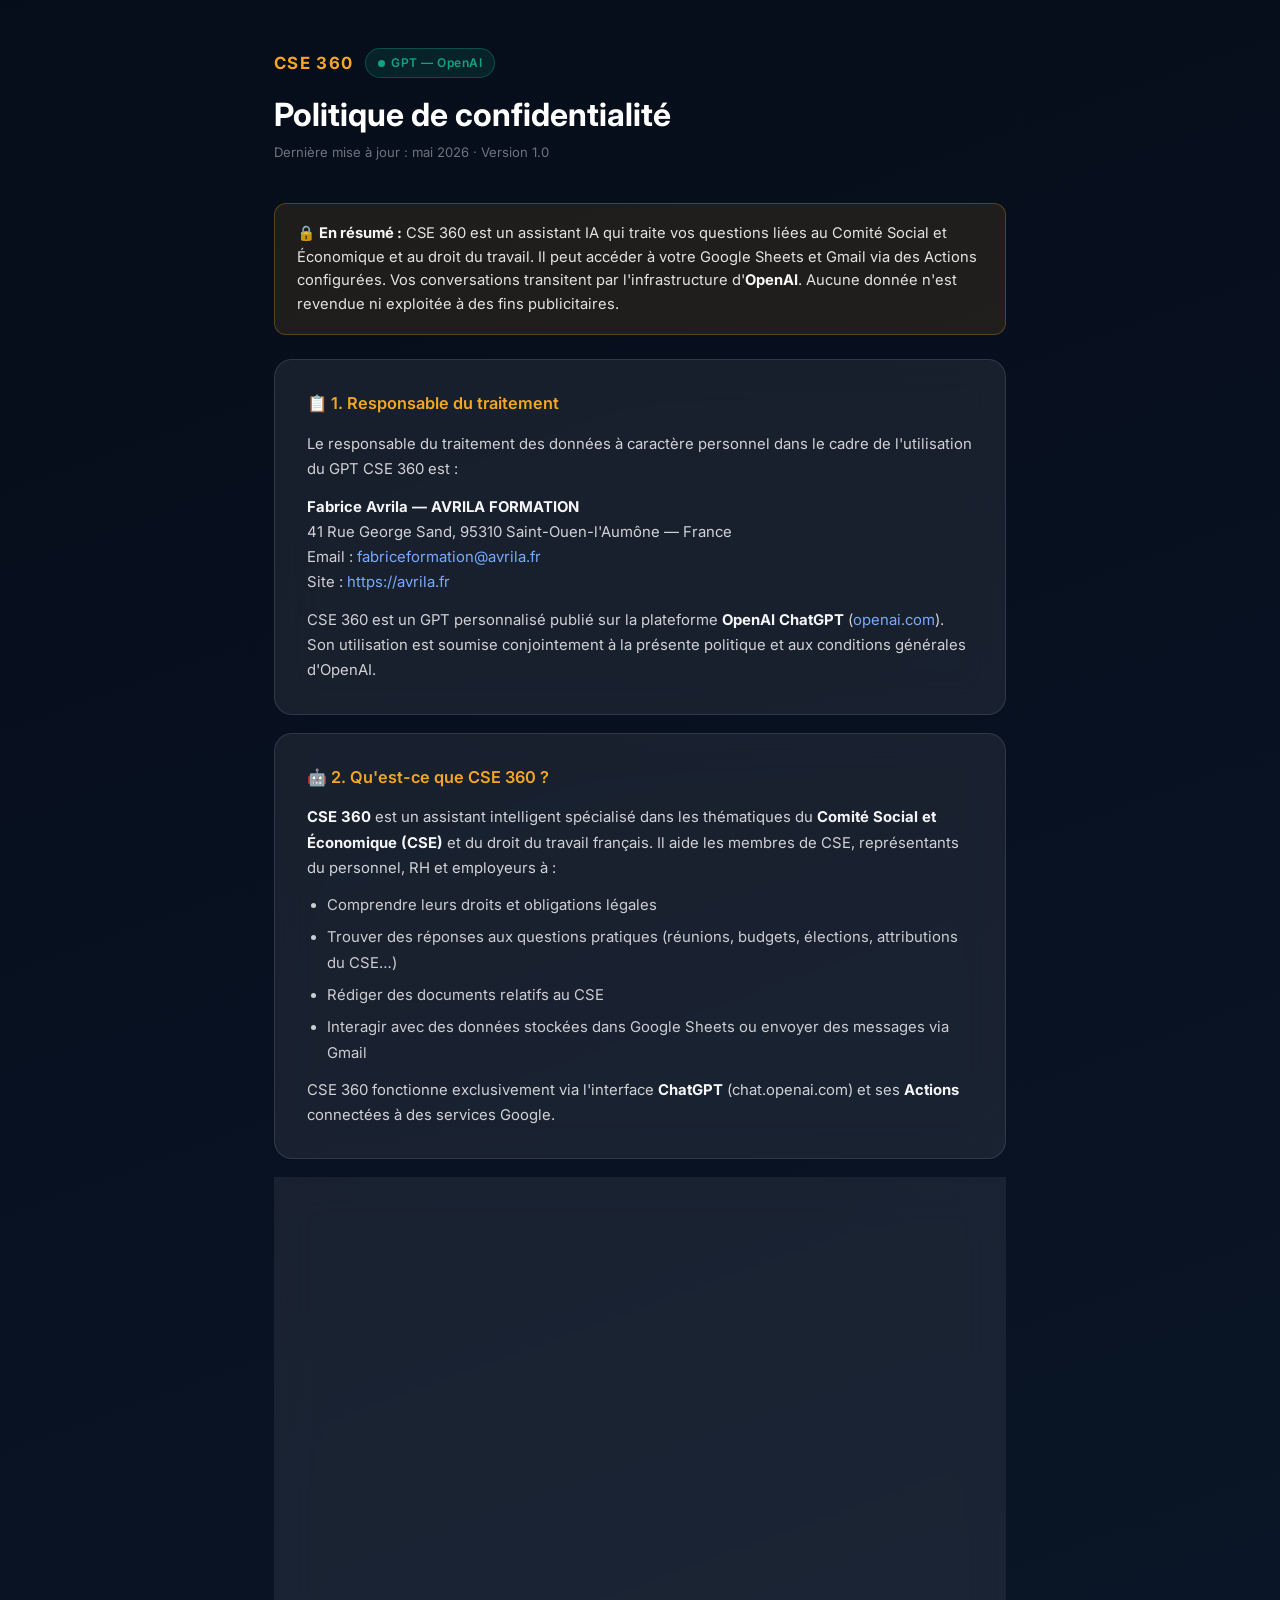
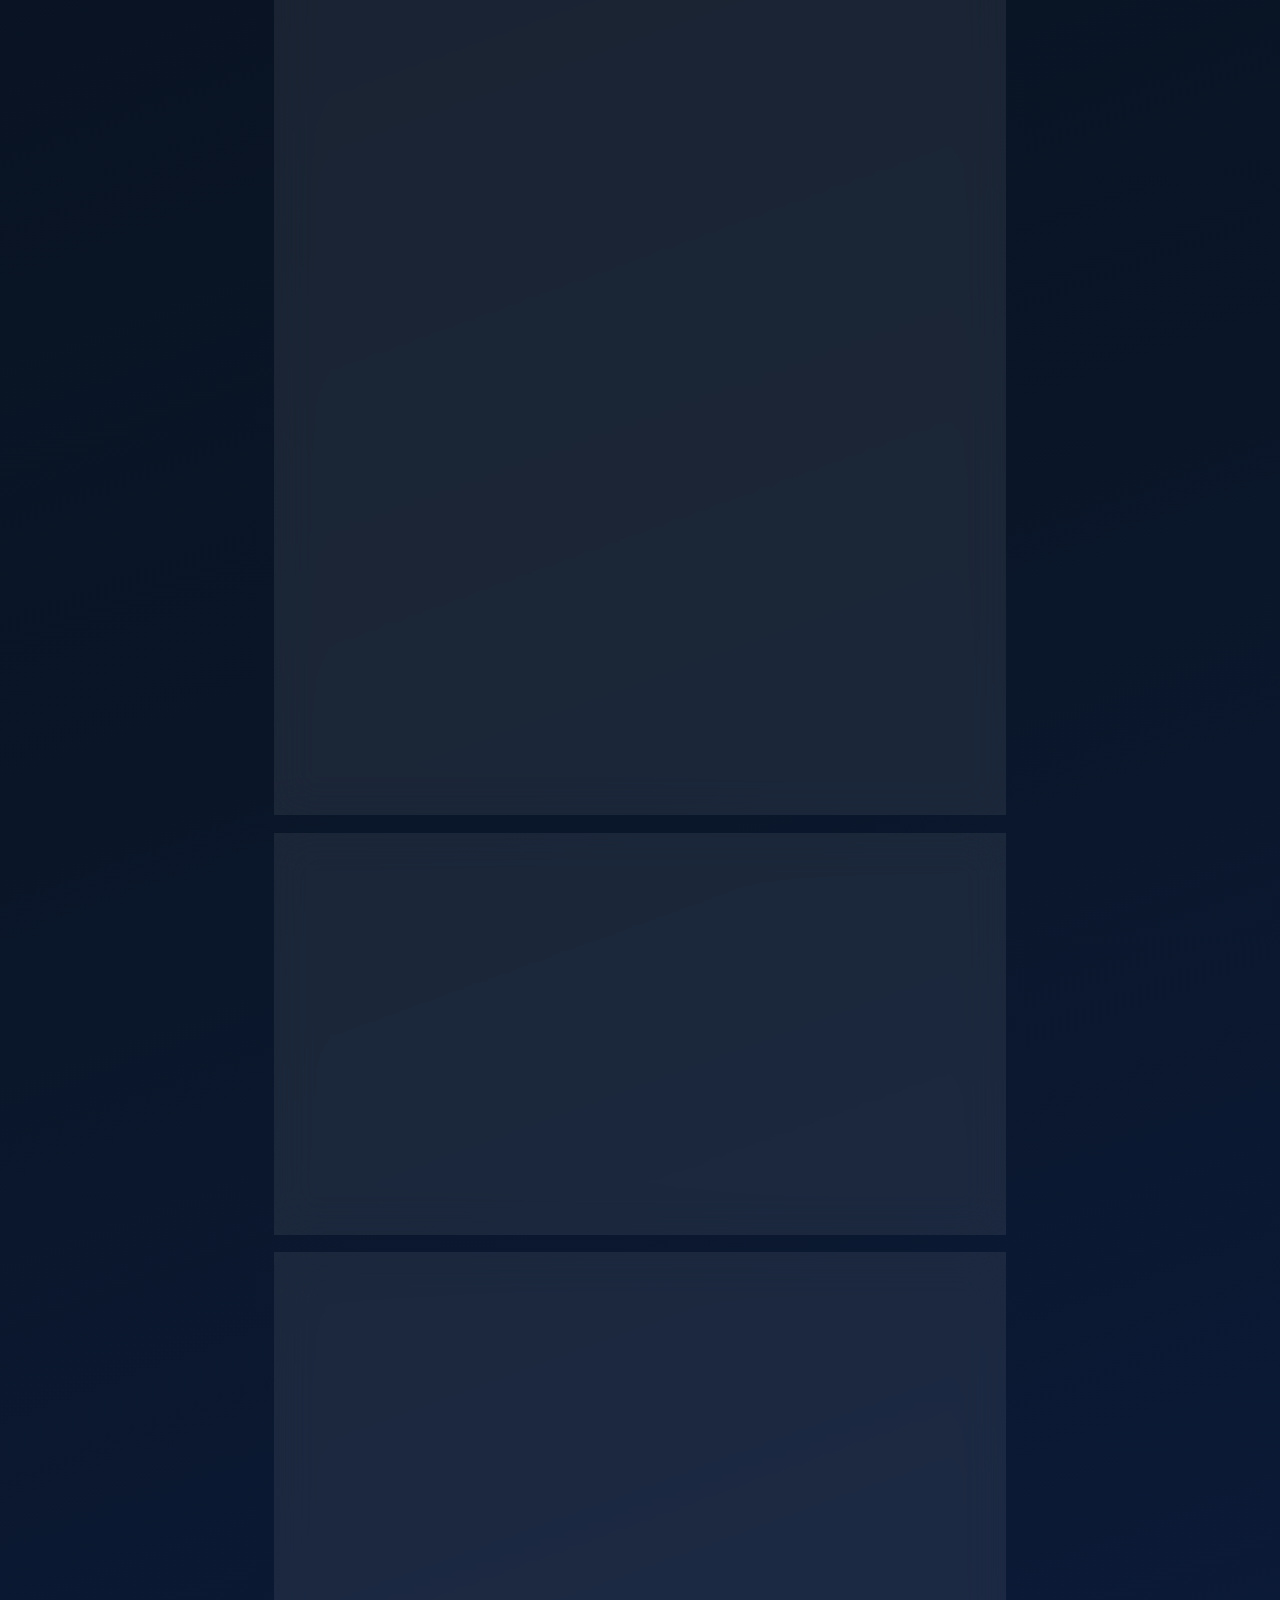
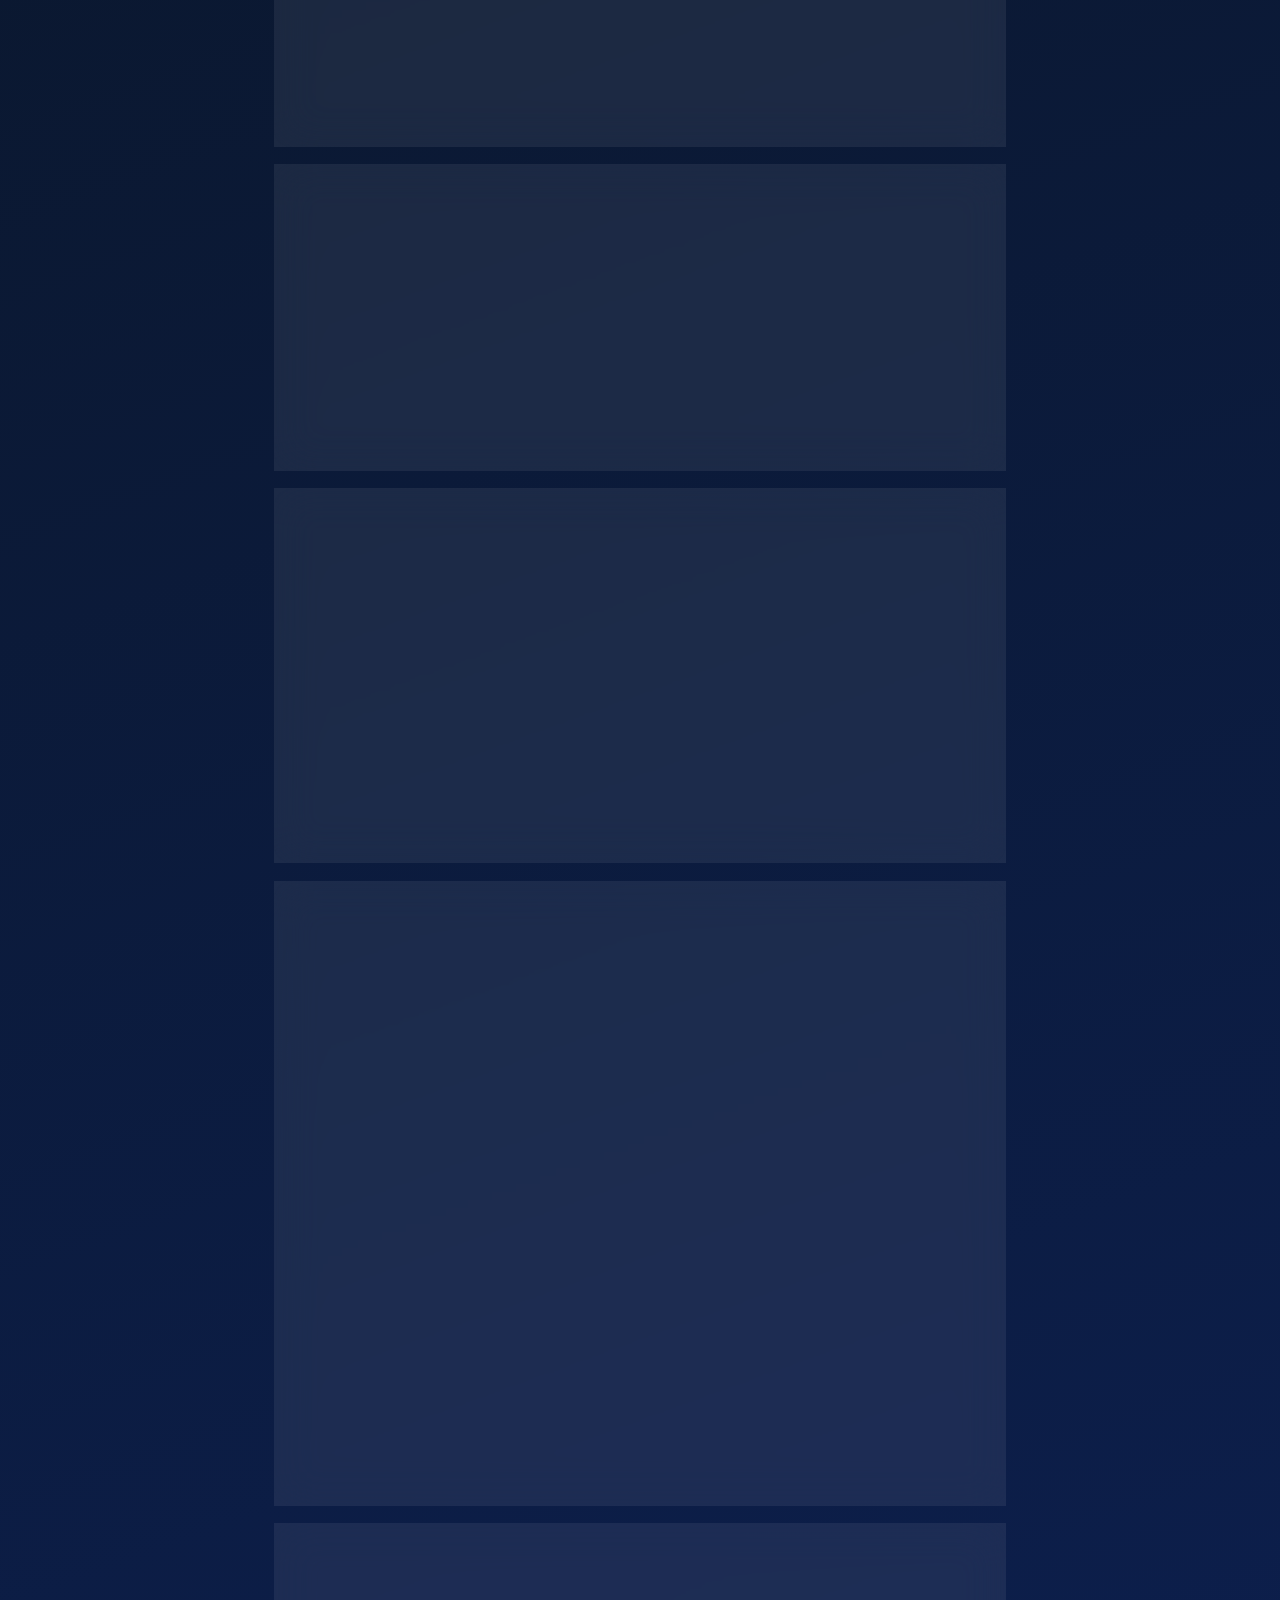
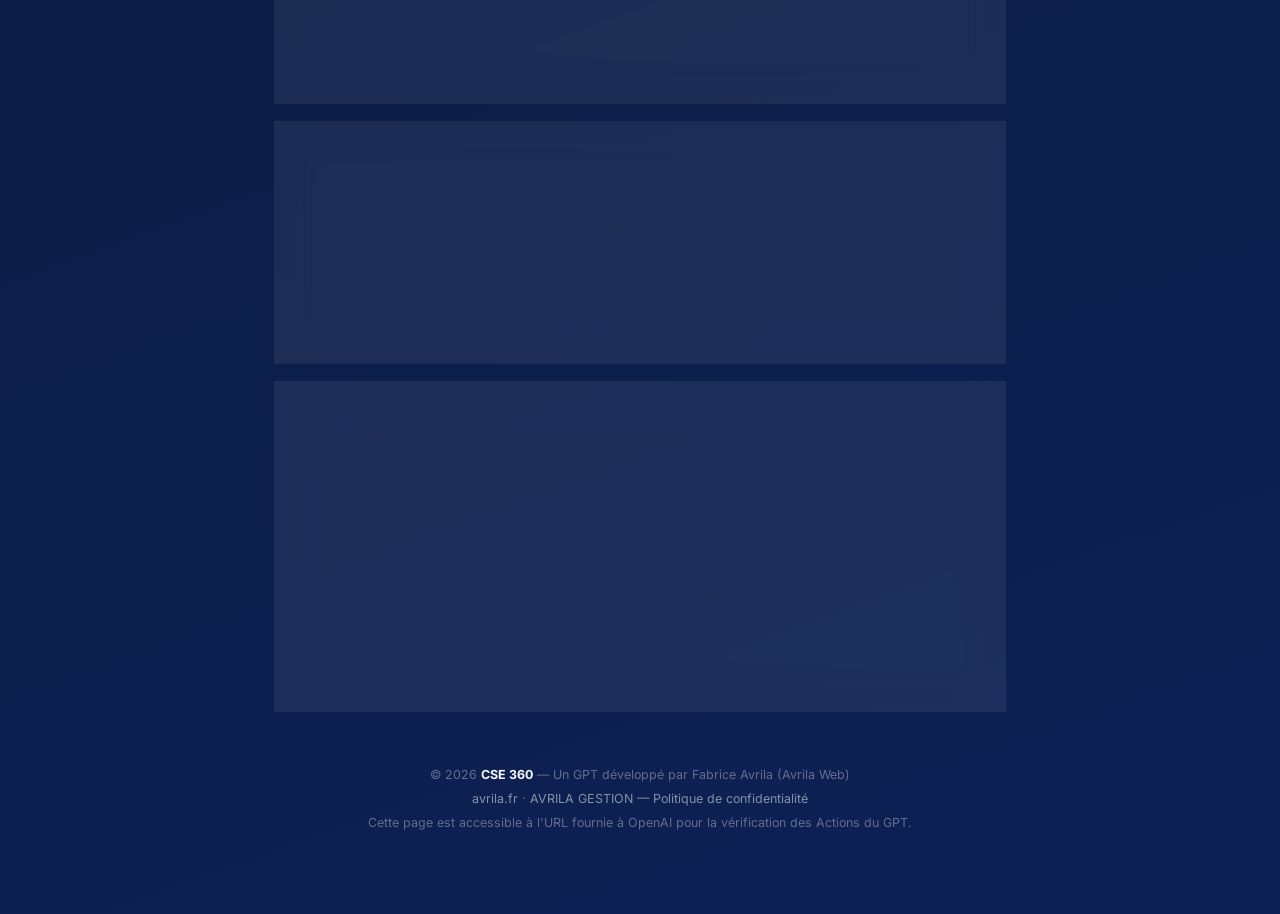
<file: privacy-cse360.html>
<!DOCTYPE html>
<html lang="fr">
<head>
  <meta charset="UTF-8">
  <meta name="viewport" content="width=device-width, initial-scale=1.0">
  <meta name="theme-color" content="#1B3A8C">
  <meta name="robots" content="index, follow">
  <title>Politique de confidentialité — CSE 360</title>
  <link rel="preconnect" href="https://fonts.googleapis.com">
  <link href="https://fonts.googleapis.com/css2?family=Inter:wght@300;400;500;600;700&display=swap" rel="stylesheet">
  <style>
    *, *::before, *::after { box-sizing: border-box; margin: 0; padding: 0; }

    body {
      font-family: 'Inter', -apple-system, BlinkMacSystemFont, sans-serif;
      background: linear-gradient(160deg, #060d1a 0%, #0a1628 40%, #0d2156 100%);
      color: rgba(255,255,255,0.92);
      min-height: 100vh;
      line-height: 1.7;
    }

    .page {
      max-width: 780px;
      margin: 0 auto;
      padding: 48px 24px 80px;
    }

    /* ── Header ── */
    .page-header {
      margin-bottom: 40px;
    }
    .brand-row {
      display: flex;
      align-items: center;
      gap: 12px;
      margin-bottom: 18px;
    }
    .badge-gpt {
      display: inline-flex;
      align-items: center;
      gap: 6px;
      background: rgba(16,163,127,0.15);
      border: 1px solid rgba(16,163,127,0.35);
      border-radius: 20px;
      padding: 4px 12px;
      font-size: 0.75rem;
      font-weight: 600;
      color: #10a37f;
      letter-spacing: 0.04em;
    }
    .badge-gpt::before {
      content: '';
      display: inline-block;
      width: 7px; height: 7px;
      border-radius: 50%;
      background: #10a37f;
    }
    .brand-name {
      font-size: 1.05rem;
      font-weight: 700;
      letter-spacing: 0.08em;
      color: #F5A623;
    }
    h1 {
      font-size: 2rem;
      font-weight: 700;
      color: #fff;
      margin-bottom: 6px;
      line-height: 1.2;
    }
    .date-update {
      font-size: 0.82rem;
      color: rgba(255,255,255,0.42);
      margin-bottom: 28px;
    }

    /* ── Highlight box ── */
    .highlight {
      background: rgba(245,166,35,0.10);
      border: 1px solid rgba(245,166,35,0.28);
      border-radius: 12px;
      padding: 18px 22px;
      margin-bottom: 24px;
      font-size: 0.92rem;
      color: rgba(255,255,255,0.88);
      line-height: 1.6;
    }

    .highlight-danger {
      background: rgba(229,62,62,0.10);
      border: 1px solid rgba(229,62,62,0.28);
      border-radius: 12px;
      padding: 18px 22px;
      margin-bottom: 24px;
      font-size: 0.92rem;
      color: rgba(255,255,255,0.88);
    }

    /* ── Cards ── */
    .card {
      background: rgba(255,255,255,0.07);
      border: 1px solid rgba(255,255,255,0.11);
      border-radius: 18px;
      padding: 30px 32px;
      margin-bottom: 18px;
      backdrop-filter: blur(20px);
    }

    h2 {
      font-size: 1.02rem;
      font-weight: 600;
      color: #F5A623;
      margin-bottom: 14px;
      display: flex;
      align-items: center;
      gap: 8px;
    }

    h3 {
      font-size: 0.9rem;
      font-weight: 600;
      color: rgba(255,255,255,0.88);
      margin: 16px 0 8px;
      padding-left: 12px;
      border-left: 2px solid rgba(245,166,35,0.5);
    }

    p {
      color: rgba(255,255,255,0.80);
      margin-bottom: 12px;
      font-size: 0.93rem;
    }
    p:last-child { margin-bottom: 0; }

    ul {
      margin: 10px 0 12px 20px;
    }
    li {
      color: rgba(255,255,255,0.78);
      font-size: 0.93rem;
      margin-bottom: 7px;
    }

    strong { color: rgba(255,255,255,0.96); }
    a { color: #7aabff; text-decoration: none; }
    a:hover { text-decoration: underline; }

    /* ── Table tiers ── */
    .third-party-table {
      width: 100%;
      border-collapse: collapse;
      margin-top: 14px;
      font-size: 0.88rem;
    }
    .third-party-table th {
      text-align: left;
      color: rgba(255,255,255,0.55);
      font-weight: 500;
      font-size: 0.78rem;
      text-transform: uppercase;
      letter-spacing: 0.06em;
      padding: 8px 12px;
      border-bottom: 1px solid rgba(255,255,255,0.1);
    }
    .third-party-table td {
      padding: 10px 12px;
      color: rgba(255,255,255,0.80);
      border-bottom: 1px solid rgba(255,255,255,0.06);
      vertical-align: top;
    }
    .third-party-table tr:last-child td { border-bottom: none; }
    .tag {
      display: inline-block;
      background: rgba(255,255,255,0.08);
      border-radius: 6px;
      padding: 2px 8px;
      font-size: 0.75rem;
      color: rgba(255,255,255,0.65);
    }

    /* ── Droits ── */
    .rights-grid {
      display: grid;
      grid-template-columns: 1fr 1fr;
      gap: 12px;
      margin-top: 14px;
    }
    .right-item {
      background: rgba(255,255,255,0.05);
      border: 1px solid rgba(255,255,255,0.08);
      border-radius: 10px;
      padding: 14px 16px;
    }
    .right-item strong {
      display: block;
      font-size: 0.85rem;
      margin-bottom: 4px;
      color: #F5A623;
    }
    .right-item span {
      font-size: 0.82rem;
      color: rgba(255,255,255,0.65);
      line-height: 1.5;
    }

    @media (max-width: 540px) {
      .rights-grid { grid-template-columns: 1fr; }
      h1 { font-size: 1.55rem; }
      .card { padding: 22px 18px; }
    }

    /* ── Footer ── */
    footer {
      text-align: center;
      margin-top: 52px;
      font-size: 0.78rem;
      color: rgba(255,255,255,0.35);
      line-height: 1.9;
    }
    footer a { color: rgba(255,255,255,0.5); }
  </style>
</head>
<body>
  <div class="page">

    <!-- Header -->
    <div class="page-header">
      <div class="brand-row">
        <span class="brand-name">CSE 360</span>
        <span class="badge-gpt">GPT — OpenAI</span>
      </div>
      <h1>Politique de confidentialité</h1>
      <p class="date-update">Dernière mise à jour : mai 2026 · Version 1.0</p>
    </div>

    <div class="highlight">
      🔒 <strong>En résumé :</strong> CSE 360 est un assistant IA qui traite vos questions liées au Comité Social et Économique et au droit du travail. Il peut accéder à votre Google Sheets et Gmail via des Actions configurées. Vos conversations transitent par l'infrastructure d'<strong>OpenAI</strong>. Aucune donnée n'est revendue ni exploitée à des fins publicitaires.
    </div>

    <!-- 1. Identité -->
    <div class="card">
      <h2>📋 1. Responsable du traitement</h2>
      <p>Le responsable du traitement des données à caractère personnel dans le cadre de l'utilisation du GPT CSE 360 est :</p>
      <p>
        <strong>Fabrice Avrila — AVRILA FORMATION</strong><br>
        41 Rue George Sand, 95310 Saint-Ouen-l'Aumône — France<br>
        Email : <a href="mailto:fabriceformation@avrila.fr">fabriceformation@avrila.fr</a><br>
        Site : <a href="https://avrila.fr" target="_blank">https://avrila.fr</a>
      </p>
      <p>CSE 360 est un GPT personnalisé publié sur la plateforme <strong>OpenAI ChatGPT</strong> (<a href="https://openai.com" target="_blank">openai.com</a>). Son utilisation est soumise conjointement à la présente politique et aux conditions générales d'OpenAI.</p>
    </div>

    <!-- 2. Description -->
    <div class="card">
      <h2>🤖 2. Qu'est-ce que CSE 360 ?</h2>
      <p><strong>CSE 360</strong> est un assistant intelligent spécialisé dans les thématiques du <strong>Comité Social et Économique (CSE)</strong> et du droit du travail français. Il aide les membres de CSE, représentants du personnel, RH et employeurs à :</p>
      <ul>
        <li>Comprendre leurs droits et obligations légales</li>
        <li>Trouver des réponses aux questions pratiques (réunions, budgets, élections, attributions du CSE…)</li>
        <li>Rédiger des documents relatifs au CSE</li>
        <li>Interagir avec des données stockées dans Google Sheets ou envoyer des messages via Gmail</li>
      </ul>
      <p>CSE 360 fonctionne exclusivement via l'interface <strong>ChatGPT</strong> (chat.openai.com) et ses <strong>Actions</strong> connectées à des services Google.</p>
    </div>

    <!-- 3. Données collectées -->
    <div class="card">
      <h2>📦 3. Données traitées</h2>

      <h3>3.1 Messages et conversations</h3>
      <p>Lorsque vous utilisez CSE 360, vos <strong>messages texte</strong> (questions, requêtes, contexte fourni) sont traités par l'infrastructure d'OpenAI pour générer une réponse. Ces données peuvent inclure :</p>
      <ul>
        <li>Vos questions sur le droit du travail ou le fonctionnement du CSE</li>
        <li>Des informations sur votre entreprise ou situation professionnelle que vous communiquez volontairement</li>
        <li>Tout contenu que vous copiez-collez dans la conversation</li>
      </ul>
      <p>Le traitement des conversations est régi par la <strong>politique de confidentialité d'OpenAI</strong> : <a href="https://openai.com/privacy" target="_blank">openai.com/privacy</a>.</p>

      <h3>3.2 Google Sheets (Action)</h3>
      <p>CSE 360 dispose d'une Action permettant de se connecter à <strong>Google Sheets</strong>. Dans ce cadre, le GPT peut :</p>
      <ul>
        <li><strong>Lire</strong> des données issues de feuilles de calcul que vous avez explicitement partagées ou désignées</li>
        <li><strong>Écrire ou modifier</strong> des données dans ces mêmes feuilles selon vos instructions</li>
      </ul>
      <p>⚠️ <strong>Avertissement :</strong> si vos feuilles Google Sheets contiennent des données à caractère personnel (noms de salariés, données syndicales, informations médicales, etc.), celles-ci sont considérées comme des <strong>données sensibles au sens de l'article 9 du RGPD</strong>. Vous êtes responsable de ne partager que les données strictement nécessaires et d'avoir recueilli les consentements appropriés.</p>

      <h3>3.3 Gmail (Action)</h3>
      <p>CSE 360 dispose d'une Action permettant d'interagir avec <strong>Gmail</strong>. Dans ce cadre, le GPT peut :</p>
      <ul>
        <li><strong>Lire</strong> des messages email que vous lui soumettez ou que l'Action récupère selon vos paramètres</li>
        <li><strong>Rédiger et envoyer</strong> des emails en votre nom, uniquement sur instruction explicite de votre part</li>
      </ul>
      <p>Le GPT n'accède à Gmail que dans le périmètre des autorisations OAuth que vous avez accordées. Vous pouvez révoquer cet accès à tout moment depuis <a href="https://myaccount.google.com/permissions" target="_blank">myaccount.google.com/permissions</a>.</p>

      <h3>3.4 Données non collectées</h3>
      <p>CSE 360 <strong>ne collecte pas</strong> les données suivantes :</p>
      <ul>
        <li>Données de navigation ou de localisation</li>
        <li>Cookies publicitaires ou traceurs tiers</li>
        <li>Données biométriques</li>
        <li>Données financières ou bancaires</li>
      </ul>
    </div>

    <!-- 4. Finalités -->
    <div class="card">
      <h2>🎯 4. Finalités du traitement</h2>
      <p>Les données sont traitées pour les finalités suivantes :</p>
      <ul>
        <li><strong>Fourniture du service :</strong> générer des réponses pertinentes à vos questions sur le CSE et le droit du travail</li>
        <li><strong>Interaction avec Google Sheets :</strong> lire, organiser et mettre à jour des données selon vos instructions</li>
        <li><strong>Interaction avec Gmail :</strong> rédiger, envoyer ou analyser des emails selon vos demandes</li>
        <li><strong>Amélioration du GPT :</strong> OpenAI peut utiliser les conversations pour améliorer ses modèles (sauf si vous avez désactivé cette option dans vos paramètres OpenAI)</li>
      </ul>
      <p>Base légale : <strong>exécution d'un contrat</strong> (fourniture du service) et <strong>intérêt légitime</strong> (amélioration du service), conformément à l'article 6 du RGPD.</p>
    </div>

    <!-- 5. Sous-traitants -->
    <div class="card">
      <h2>🤝 5. Sous-traitants et tiers</h2>
      <p>Les données traitées par CSE 360 peuvent transiter par les sous-traitants suivants :</p>

      <table class="third-party-table">
        <thead>
          <tr>
            <th>Prestataire</th>
            <th>Rôle</th>
            <th>Données concernées</th>
            <th>Localisation</th>
          </tr>
        </thead>
        <tbody>
          <tr>
            <td><strong>OpenAI, Inc.</strong><br><a href="https://openai.com/privacy" target="_blank" style="font-size:0.8rem">openai.com/privacy</a></td>
            <td>Traitement IA des conversations</td>
            <td>Messages, contexte fourni</td>
            <td><span class="tag">🇺🇸 États-Unis</span></td>
          </tr>
          <tr>
            <td><strong>Google LLC</strong><br><a href="https://policies.google.com/privacy" target="_blank" style="font-size:0.8rem">policies.google.com/privacy</a></td>
            <td>Google Sheets, Gmail (Actions OAuth)</td>
            <td>Données de vos feuilles et emails</td>
            <td><span class="tag">🇺🇸 / 🇪🇺 UE</span></td>
          </tr>
        </tbody>
      </table>

      <p style="margin-top:16px">⚠️ OpenAI est établi aux États-Unis. Le transfert de données vers les États-Unis est encadré par les <strong>clauses contractuelles types (CCT)</strong> de la Commission européenne, conformément à l'article 46 du RGPD.</p>
      <p>CSE 360 ne partage vos données avec <strong>aucun autre tiers</strong>. Il n'intègre aucun outil de tracking, de publicité ou d'analyse comportementale.</p>
    </div>

    <!-- 6. Conservation -->
    <div class="card">
      <h2>🗓️ 6. Durée de conservation</h2>
      <ul>
        <li><strong>Conversations ChatGPT :</strong> conservées selon les paramètres de votre compte OpenAI. Vous pouvez les supprimer à tout moment depuis <a href="https://chat.openai.com" target="_blank">chat.openai.com</a> → Paramètres → Historique des données.</li>
        <li><strong>Données Google Sheets / Gmail :</strong> ces données restent dans votre propre espace Google. Le GPT n'en conserve aucune copie au-delà de la durée de la conversation.</li>
        <li><strong>Données de contact (demandes RGPD) :</strong> conservées 3 ans à compter de la dernière interaction, conformément aux obligations légales françaises.</li>
      </ul>
    </div>

    <!-- 7. Sécurité -->
    <div class="card">
      <h2>🔐 7. Sécurité des données</h2>
      <p>CSE 360 s'appuie sur les mesures de sécurité mises en place par :</p>
      <ul>
        <li><strong>OpenAI</strong> : chiffrement en transit (TLS), contrôles d'accès stricts, certification SOC 2 Type II</li>
        <li><strong>Google</strong> : chiffrement des données au repos et en transit, authentification OAuth 2.0, accès limité par périmètre de permission</li>
      </ul>
      <p>Les Actions du GPT n'ont accès qu'aux ressources Google pour lesquelles vous avez accordé une autorisation explicite. Ces autorisations sont révocables à tout moment.</p>
      <p>⚠️ <strong>Responsabilité de l'utilisateur :</strong> ne partagez pas dans vos conversations des données hautement sensibles (numéros de sécurité sociale, données médicales, mots de passe, données syndicales nominatives) sans avoir évalué les risques associés.</p>
    </div>

    <!-- 8. Droits RGPD -->
    <div class="card">
      <h2>⚖️ 8. Vos droits (RGPD)</h2>
      <p>Conformément au Règlement Général sur la Protection des Données (UE) 2016/679, vous disposez des droits suivants :</p>

      <div class="rights-grid">
        <div class="right-item">
          <strong>👁️ Droit d'accès</strong>
          <span>Obtenir une copie des données vous concernant traitées dans ce cadre.</span>
        </div>
        <div class="right-item">
          <strong>✏️ Droit de rectification</strong>
          <span>Faire corriger des données inexactes vous concernant.</span>
        </div>
        <div class="right-item">
          <strong>🗑️ Droit à l'effacement</strong>
          <span>Supprimer votre historique de conversations dans les paramètres OpenAI.</span>
        </div>
        <div class="right-item">
          <strong>⏸️ Droit à la limitation</strong>
          <span>Limiter le traitement de vos données dans certains cas prévus par le RGPD.</span>
        </div>
        <div class="right-item">
          <strong>📤 Droit à la portabilité</strong>
          <span>Exporter vos données depuis OpenAI (Paramètres → Exporter les données).</span>
        </div>
        <div class="right-item">
          <strong>🚫 Droit d'opposition</strong>
          <span>Vous opposer au traitement de vos données pour la formation des modèles IA (opt-out dans les paramètres OpenAI).</span>
        </div>
      </div>

      <p style="margin-top:20px">Pour exercer vos droits, contactez : <a href="mailto:fabriceformation@avrila.fr">fabriceformation@avrila.fr</a><br>
      Vous pouvez également adresser une réclamation à la <strong>CNIL</strong> : <a href="https://www.cnil.fr" target="_blank">cnil.fr</a></p>
    </div>

    <!-- 9. Mineurs -->
    <div class="card">
      <h2>👶 9. Mineurs</h2>
      <p>CSE 360 est destiné exclusivement à un public adulte dans un contexte professionnel. L'utilisation de ce GPT est soumise à l'âge minimum requis par OpenAI (13 ans, ou 18 ans dans certains pays). Nous ne collectons pas sciemment de données concernant des mineurs.</p>
    </div>

    <!-- 10. Modifications -->
    <div class="card">
      <h2>🔄 10. Modifications de cette politique</h2>
      <p>Cette politique de confidentialité peut être mise à jour pour refléter des évolutions du GPT, de ses Actions ou de la réglementation applicable. La date de dernière mise à jour figure en haut de page.</p>
      <p>En cas de modification substantielle, une information sera publiée sur le profil OpenAI de CSE 360. L'utilisation continue du GPT après modification vaut acceptation de la nouvelle politique.</p>
    </div>

    <!-- 11. Contact -->
    <div class="card">
      <h2>📬 11. Contact et réclamations</h2>
      <p>Pour toute question relative à cette politique ou à l'exercice de vos droits :</p>
      <p>
        <strong>Fabrice Avrila</strong><br>
        Email : <a href="mailto:fabriceformation@avrila.fr">fabriceformation@avrila.fr</a><br>
        Site : <a href="https://avrila.fr" target="_blank">https://avrila.fr</a>
      </p>
      <p>Autorité de contrôle compétente : <strong>Commission Nationale de l'Informatique et des Libertés (CNIL)</strong><br>
      3 Place de Fontenoy, TSA 80715 — 75334 Paris Cedex 07<br>
      <a href="https://www.cnil.fr" target="_blank">www.cnil.fr</a></p>
    </div>

    <footer>
      © 2026 <strong>CSE 360</strong> — Un GPT développé par Fabrice Avrila (Avrila Web)<br>
      <a href="https://avrila.fr" target="_blank">avrila.fr</a> ·
      <a href="./privacy.html">AVRILA GESTION — Politique de confidentialité</a><br>
      Cette page est accessible à l'URL fournie à OpenAI pour la vérification des Actions du GPT.
    </footer>

  </div>
</body>
</html>
</file>
